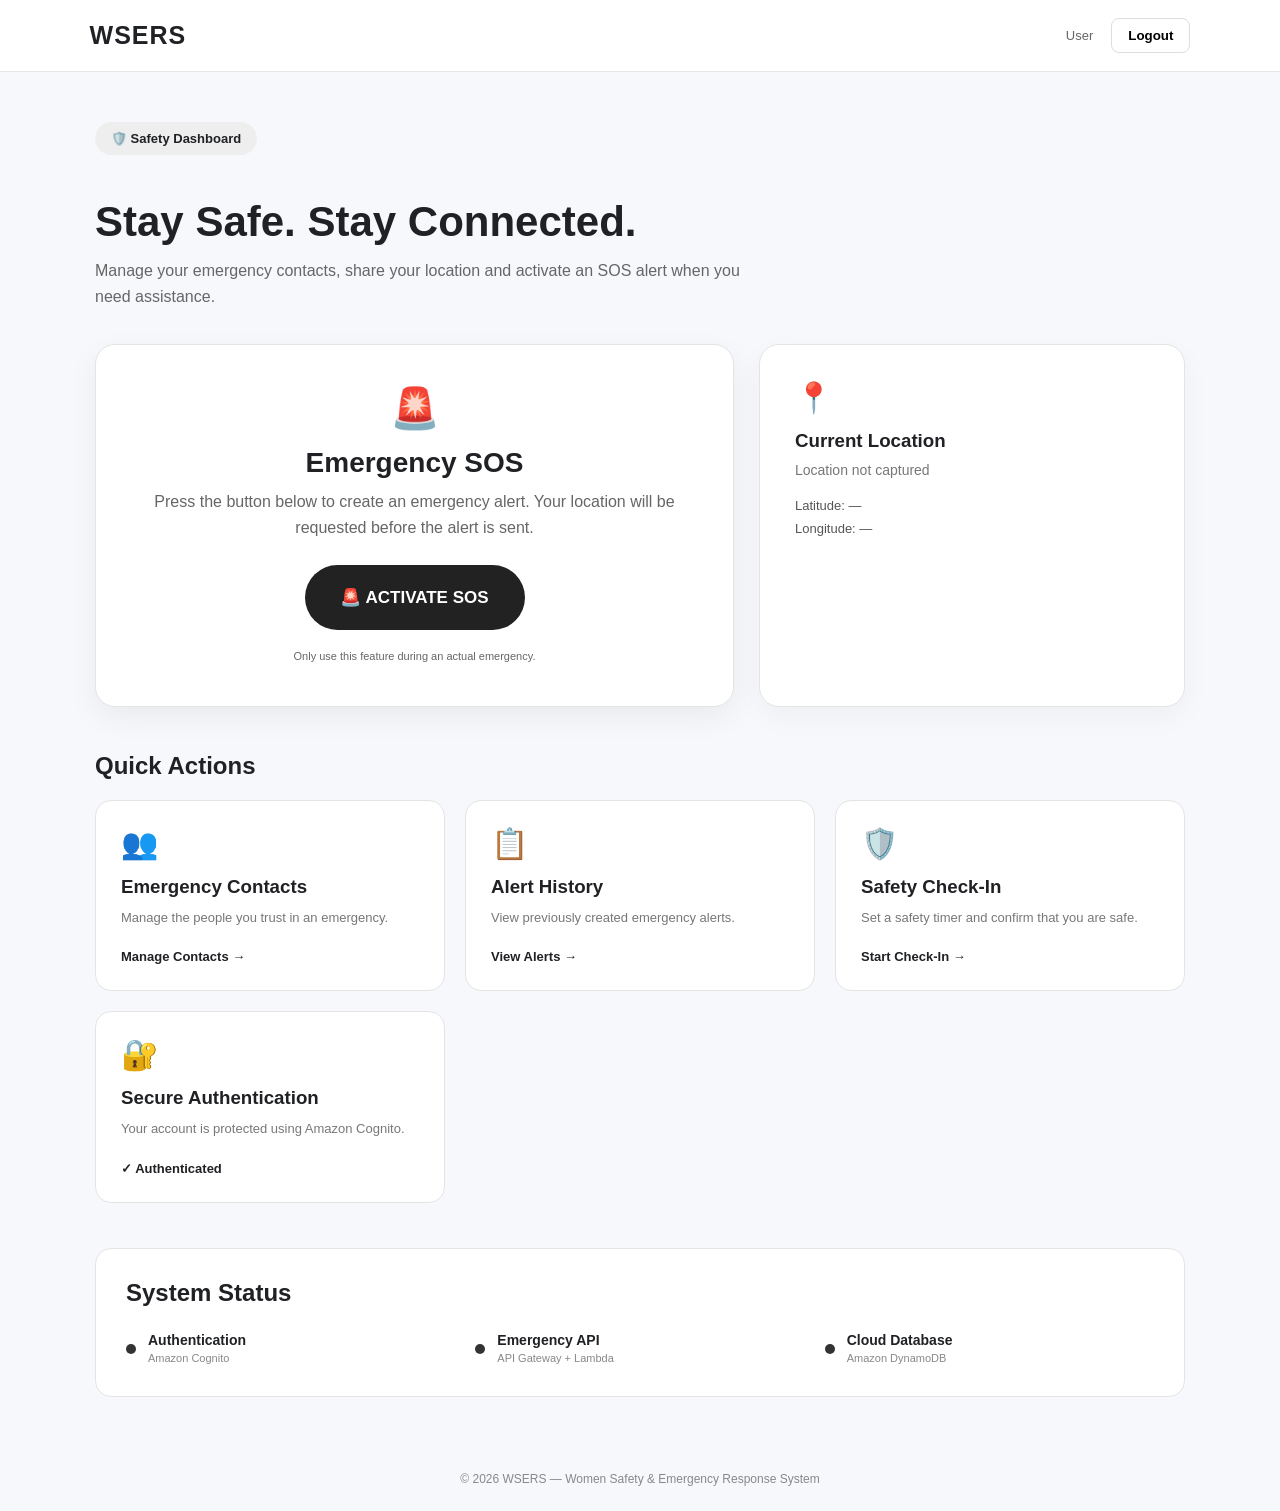
<file: dashboard.html>
<!DOCTYPE html>
<html lang="en">

<head>
    <meta charset="UTF-8">
    <meta name="viewport" content="width=device-width, initial-scale=1.0">

    <title>WSERS | Safety Dashboard</title>

    <link rel="stylesheet" href="css/style.css">
</head>

<body>

<header class="navbar">

    <div class="logo">
        WSERS
    </div>

    <div class="dashboard-nav">

        <span id="userEmail">
            Loading...
        </span>

        <button id="logoutButton" class="logout-button">
            Logout
        </button>

    </div>

</header>


<main class="dashboard-container">


    <!-- WELCOME -->

    <section class="welcome-section">

        <div>

            <div class="badge">
                🛡️ Safety Dashboard
            </div>

            <h1>
                Stay Safe. Stay Connected.
            </h1>

            <p>
                Manage your emergency contacts, share your location
                and activate an SOS alert when you need assistance.
            </p>

        </div>

    </section>



    <!-- SOS SECTION -->

    <section class="sos-section">

        <div class="sos-card">

            <div class="sos-icon">
                🚨
            </div>

            <h2>
                Emergency SOS
            </h2>

            <p>
                Press the button below to create an emergency alert.
                Your location will be requested before the alert is sent.
            </p>


            <button
                id="sosButton"
                class="sos-button">

                🚨 ACTIVATE SOS

            </button>


            <p class="sos-note">
                Only use this feature during an actual emergency.
            </p>

        </div>


        <!-- LOCATION STATUS -->

        <div class="location-card">

            <div class="card-icon">
                📍
            </div>

            <h3>
                Current Location
            </h3>

            <p id="locationStatus">
                Location not captured
            </p>

            <div id="locationDetails">
                <span>Latitude: —</span>
                <span>Longitude: —</span>
            </div>

        </div>

    </section>



   <!-- QUICK ACTIONS -->

<section class="dashboard-section">

    <h2>
        Quick Actions
    </h2>


    <div class="dashboard-grid">


        <!-- EMERGENCY CONTACTS -->

        <a
            href="contacts.html"
            class="dashboard-card">

            <div class="card-icon">
                👥
            </div>

            <h3>
                Emergency Contacts
            </h3>

            <p>
                Manage the people you trust in an emergency.
            </p>

            <span class="card-link">
                Manage Contacts →
            </span>

        </a>



        <!-- ALERT HISTORY -->

        <a
            href="alerts.html"
            class="dashboard-card">

            <div class="card-icon">
                📋
            </div>

            <h3>
                Alert History
            </h3>

            <p>
                View previously created emergency alerts.
            </p>

            <span class="card-link">
                View Alerts →
            </span>

        </a>



        <!-- SAFETY CHECK-IN -->

        <a
            href="checkin.html"
            class="dashboard-card">

            <div class="card-icon">
                🛡️
            </div>

            <h3>
                Safety Check-In
            </h3>

            <p>
                Set a safety timer and confirm that you are safe.
            </p>

            <span class="card-link">
                Start Check-In →
            </span>

        </a>



        <!-- SECURE AUTHENTICATION -->

        <div class="dashboard-card">

            <div class="card-icon">
                🔐
            </div>

            <h3>
                Secure Authentication
            </h3>

            <p>
                Your account is protected using Amazon Cognito.
            </p>

            <span class="card-status">
                ✓ Authenticated
            </span>

        </div>


    </div>

</section>


    <!-- SYSTEM STATUS -->

    <section class="system-status">

        <h2>
            System Status
        </h2>


        <div class="status-grid">

            <div class="status-item">

                <span class="status-dot"></span>

                <div>
                    <strong>Authentication</strong>
                    <small>Amazon Cognito</small>
                </div>

            </div>


            <div class="status-item">

                <span class="status-dot"></span>

                <div>
                    <strong>Emergency API</strong>
                    <small>API Gateway + Lambda</small>
                </div>

            </div>


            <div class="status-item">

                <span class="status-dot"></span>

                <div>
                    <strong>Cloud Database</strong>
                    <small>Amazon DynamoDB</small>
                </div>

            </div>

        </div>

    </section>


</main>



<footer>

    <p>
        © 2026 WSERS — Women Safety & Emergency Response System
    </p>

</footer>



<script src="js/config.js"></script>

<script src="js/dashboard.js"></script>

</body>

</html>
</file>
<file: css/style.css>
* {
    margin: 0;
    padding: 0;
    box-sizing: border-box;
}

body {
    font-family: Arial, Helvetica, sans-serif;
    background: #f7f8fc;
    color: #202124;
    min-height: 100vh;
}


/* NAVBAR */

.navbar {
    height: 72px;
    background: white;
    border-bottom: 1px solid #e5e7eb;

    display: flex;
    align-items: center;
    justify-content: space-between;

    padding: 0 7%;
}

.logo {
    font-size: 25px;
    font-weight: 800;
    letter-spacing: 1px;
}

.nav-text {
    font-size: 14px;
    color: #666;
}


/* MAIN */

.hero {
    max-width: 1250px;
    margin: auto;

    min-height: calc(100vh - 130px);

    display: grid;
    grid-template-columns: 1.2fr 0.8fr;

    gap: 70px;

    align-items: center;

    padding: 60px 30px;
}


/* HERO CONTENT */

.badge {
    display: inline-block;

    padding: 9px 16px;

    border-radius: 30px;

    background: #eeeeee;

    font-size: 13px;
    font-weight: 600;

    margin-bottom: 25px;
}

.hero-content h1 {
    font-size: 58px;
    line-height: 1.05;

    margin-bottom: 25px;
}

.hero-content h1 span {
    color: #444;
}

.hero-content > p {
    max-width: 620px;

    font-size: 17px;
    line-height: 1.7;

    color: #666;

    margin-bottom: 35px;
}


/* FEATURES */

.features {
    display: grid;

    grid-template-columns: repeat(3, 1fr);

    gap: 15px;
}

.feature-card {
    background: white;

    border: 1px solid #e6e6e6;

    border-radius: 15px;

    padding: 22px;

    box-shadow: 0 5px 20px rgba(0, 0, 0, 0.04);
}

.feature-icon {
    font-size: 25px;

    margin-bottom: 12px;
}

.feature-card h3 {
    font-size: 16px;

    margin-bottom: 8px;
}

.feature-card p {
    font-size: 13px;

    line-height: 1.5;

    color: #777;
}


/* LOGIN CARD */

.login-card {
    background: white;

    border: 1px solid #e3e3e3;

    border-radius: 20px;

    padding: 40px;

    box-shadow: 0 15px 40px rgba(0, 0, 0, 0.08);
}

.login-icon {
    width: 55px;
    height: 55px;

    display: flex;
    align-items: center;
    justify-content: center;

    background: #eeeeee;

    border-radius: 15px;

    font-size: 25px;

    margin-bottom: 20px;
}

.login-card h2 {
    font-size: 28px;

    margin-bottom: 8px;
}

.login-subtitle {
    color: #777;

    font-size: 14px;

    margin-bottom: 30px;
}


/* INPUTS */

.input-group {
    margin-bottom: 20px;
}

.input-group label {
    display: block;

    font-size: 14px;

    font-weight: 600;

    margin-bottom: 8px;
}

.input-group input {
    width: 100%;

    padding: 14px;

    border: 1px solid #d8d8d8;

    border-radius: 10px;

    font-size: 14px;

    outline: none;
}

.input-group input:focus {
    border-color: #555;
}


/* BUTTONS */

.login-button,
.register-button {
    width: 100%;

    padding: 14px;

    border-radius: 10px;

    font-size: 15px;

    font-weight: 600;

    cursor: pointer;
}

.login-button {
    border: none;

    background: #202124;

    color: white;
}

.login-button:hover {
    background: #000;
}

.register-button {
    background: white;

    border: 1px solid #202124;

    color: #202124;
}

.register-button:hover {
    background: #f5f5f5;
}


/* DIVIDER */

.divider {
    display: flex;

    align-items: center;

    gap: 12px;

    margin: 25px 0;

    color: #aaa;

    font-size: 12px;
}

.divider::before,
.divider::after {
    content: "";

    height: 1px;

    background: #e5e5e5;

    flex: 1;
}


/* SECURITY */

.security-note {
    text-align: center;

    font-size: 11px;

    color: #888;

    margin-top: 25px;

    line-height: 1.5;
}


/* FOOTER */

footer {
    text-align: center;

    padding: 25px;

    font-size: 12px;

    color: #888;
}


/* MOBILE */

@media (max-width: 900px) {

    .hero {
        grid-template-columns: 1fr;

        gap: 40px;
    }

    .hero-content h1 {
        font-size: 45px;
    }

    .features {
        grid-template-columns: 1fr;
    }

    .nav-text {
        display: none;
    }
}/* =========================
   DASHBOARD
========================= */

.dashboard-nav {
    display: flex;
    align-items: center;
    gap: 18px;
}

.dashboard-nav span {
    font-size: 13px;
    color: #666;
}

.logout-button {
    padding: 9px 16px;

    border: 1px solid #ddd;

    background: white;

    border-radius: 8px;

    cursor: pointer;

    font-weight: 600;
}

.logout-button:hover {
    background: #f3f3f3;
}


.dashboard-container {
    max-width: 1150px;

    margin: auto;

    padding: 50px 30px;
}


.welcome-section {
    margin-bottom: 35px;
}

.welcome-section h1 {
    font-size: 42px;

    margin: 18px 0 12px;
}

.welcome-section p {
    color: #666;

    max-width: 650px;

    line-height: 1.6;
}



/* SOS */

.sos-section {
    display: grid;

    grid-template-columns: 1.5fr 1fr;

    gap: 25px;

    margin-bottom: 45px;
}


.sos-card {
    background: white;

    border: 1px solid #e4e4e4;

    border-radius: 20px;

    padding: 40px;

    text-align: center;

    box-shadow: 0 10px 30px rgba(0,0,0,0.06);
}


.sos-icon {
    font-size: 40px;

    margin-bottom: 15px;
}


.sos-card h2 {
    font-size: 28px;

    margin-bottom: 10px;
}


.sos-card p {
    color: #666;

    line-height: 1.6;

    margin-bottom: 25px;
}


.sos-button {
    width: 220px;

    height: 65px;

    border-radius: 35px;

    border: none;

    background: #222;

    color: white;

    font-size: 17px;

    font-weight: 800;

    cursor: pointer;

    transition: 0.2s;
}


.sos-button:hover {
    transform: scale(1.03);

    background: #000;
}


.sos-button:disabled {
    opacity: 0.6;

    cursor: not-allowed;
}


.sos-note {
    font-size: 11px !important;

    margin-top: 18px;

    margin-bottom: 0 !important;
}



/* LOCATION */

.location-card {
    background: white;

    border: 1px solid #e4e4e4;

    border-radius: 20px;

    padding: 35px;

    box-shadow: 0 10px 30px rgba(0,0,0,0.04);
}


.card-icon {
    font-size: 30px;

    margin-bottom: 15px;
}


.location-card h3 {
    margin-bottom: 10px;
}


.location-card p {
    color: #777;

    font-size: 14px;

    margin-bottom: 20px;
}


#locationDetails {
    display: flex;

    flex-direction: column;

    gap: 8px;

    font-size: 13px;

    color: #555;
}



/* QUICK ACTIONS */

.dashboard-section {
    margin-bottom: 45px;
}


.dashboard-section > h2 {
    margin-bottom: 20px;
}


.dashboard-grid {
    display: grid;

    grid-template-columns: repeat(3, 1fr);

    gap: 20px;
}


.dashboard-card {
    display: block;

    background: white;

    border: 1px solid #e4e4e4;

    border-radius: 16px;

    padding: 25px;

    text-decoration: none;

    color: #202124;

    transition: 0.2s;
}


.dashboard-card:hover {
    transform: translateY(-3px);

    box-shadow: 0 10px 25px rgba(0,0,0,0.06);
}


.dashboard-card h3 {
    margin-bottom: 10px;
}


.dashboard-card p {
    font-size: 13px;

    color: #777;

    line-height: 1.5;

    margin-bottom: 20px;
}


.card-link {
    font-size: 13px;

    font-weight: 700;
}


.card-status {
    font-size: 13px;

    font-weight: 700;
}



/* SYSTEM STATUS */

.system-status {
    background: white;

    border: 1px solid #e4e4e4;

    border-radius: 16px;

    padding: 30px;
}


.system-status h2 {
    margin-bottom: 25px;
}


.status-grid {
    display: grid;

    grid-template-columns: repeat(3, 1fr);

    gap: 20px;
}


.status-item {
    display: flex;

    align-items: center;

    gap: 12px;
}


.status-dot {
    width: 10px;

    height: 10px;

    background: #333;

    border-radius: 50%;
}


.status-item strong {
    display: block;

    font-size: 14px;
}


.status-item small {
    color: #888;

    font-size: 11px;
}



/* MOBILE DASHBOARD */

@media (max-width: 900px) {

    .sos-section {
        grid-template-columns: 1fr;
    }

    .dashboard-grid {
        grid-template-columns: 1fr;
    }

    .status-grid {
        grid-template-columns: 1fr;
    }

    .welcome-section h1 {
        font-size: 34px;
    }

    .dashboard-nav span {
        display: none;
    }

}/* =========================
   EMERGENCY CONTACTS
========================= */

.back-link {
    text-decoration: none;

    color: #444;

    font-size: 14px;

    font-weight: 600;
}


.contact-layout {
    display: grid;

    grid-template-columns: 0.9fr 1.1fr;

    gap: 25px;

    margin-bottom: 35px;
}


.contact-form-card,
.contacts-list-card {
    background: white;

    border: 1px solid #e4e4e4;

    border-radius: 20px;

    padding: 35px;

    box-shadow: 0 10px 30px rgba(0, 0, 0, 0.04);
}


.contact-form-card h2,
.contacts-list-card h2 {
    margin-bottom: 10px;
}


.card-description {
    color: #777;

    font-size: 14px;

    line-height: 1.5;

    margin-bottom: 25px;
}


.empty-contacts {
    border: 1px dashed #d8d8d8;

    border-radius: 14px;

    padding: 40px 20px;

    text-align: center;
}


.empty-icon {
    font-size: 35px;

    margin-bottom: 12px;
}


.empty-contacts p {
    font-weight: 600;

    margin-bottom: 6px;
}


.empty-contacts small {
    color: #888;
}


.privacy-text {
    color: #666;

    font-size: 14px;

    line-height: 1.6;
}


@media (max-width: 900px) {

    .contact-layout {
        grid-template-columns: 1fr;
    }

}.saved-contact {
    display: flex;

    align-items: center;

    gap: 15px;

    padding: 18px;

    border: 1px solid #e5e5e5;

    border-radius: 14px;

    margin-bottom: 12px;

    background: #fafafa;
}


.saved-contact-icon {
    width: 45px;

    height: 45px;

    border-radius: 12px;

    background: #eeeeee;

    display: flex;

    align-items: center;

    justify-content: center;

    font-size: 22px;
}


.saved-contact-info {
    display: flex;

    flex-direction: column;

    gap: 5px;
}


.saved-contact-info strong {
    font-size: 15px;
}


.saved-contact-info span {
    font-size: 12px;

    color: #666;
}/* =========================
   UK SAFETY CONTACTS
========================= */

.uk-emergency-notice {
    display: flex;

    align-items: flex-start;

    gap: 18px;

    background: #f7f7f7;

    border: 1px solid #dddddd;

    border-radius: 16px;

    padding: 22px 25px;

    margin-bottom: 30px;
}


.uk-notice-icon {
    font-size: 28px;

    flex-shrink: 0;
}


.uk-emergency-notice strong {
    font-size: 15px;
}


.uk-emergency-notice p {
    margin: 7px 0 0;

    color: #666;

    font-size: 13px;

    line-height: 1.6;
}



/* UK PHONE HELP */

.field-help {
    display: block;

    margin-top: 6px;

    color: #888;

    font-size: 11px;
}



/* UK SAFETY INFORMATION */

.uk-safety-card {
    background: white;

    border: 1px solid #e4e4e4;

    border-radius: 18px;

    padding: 30px;

    margin-bottom: 30px;

    box-shadow: 0 8px 25px rgba(0, 0, 0, 0.04);
}


.uk-safety-card h2 {
    margin-bottom: 22px;
}


.uk-safety-grid {
    display: grid;

    grid-template-columns: 1fr 1fr;

    gap: 18px;
}


.uk-safety-item {
    display: flex;

    align-items: center;

    gap: 16px;

    padding: 18px;

    border: 1px solid #e5e5e5;

    border-radius: 14px;

    background: #fafafa;
}


.uk-number {
    font-size: 25px;

    font-weight: 800;

    min-width: 55px;
}


.uk-safety-item strong {
    display: block;

    font-size: 14px;

    margin-bottom: 4px;
}


.uk-safety-item p {
    margin: 0;

    color: #777;

    font-size: 12px;

    line-height: 1.5;
}


.prototype-note {
    margin-top: 22px;

    padding-top: 18px;

    border-top: 1px solid #eeeeee;

    color: #777;

    font-size: 12px;

    line-height: 1.6;
}



/* FOOTER */

footer p + p {
    margin-top: 5px;

    font-size: 11px;

    color: #999;
}



/* MOBILE */

@media (max-width: 700px) {

    .uk-safety-grid {
        grid-template-columns: 1fr;
    }


    .uk-emergency-notice {
        padding: 18px;
    }


    .uk-safety-card {
        padding: 22px;
    }

}
</file>
